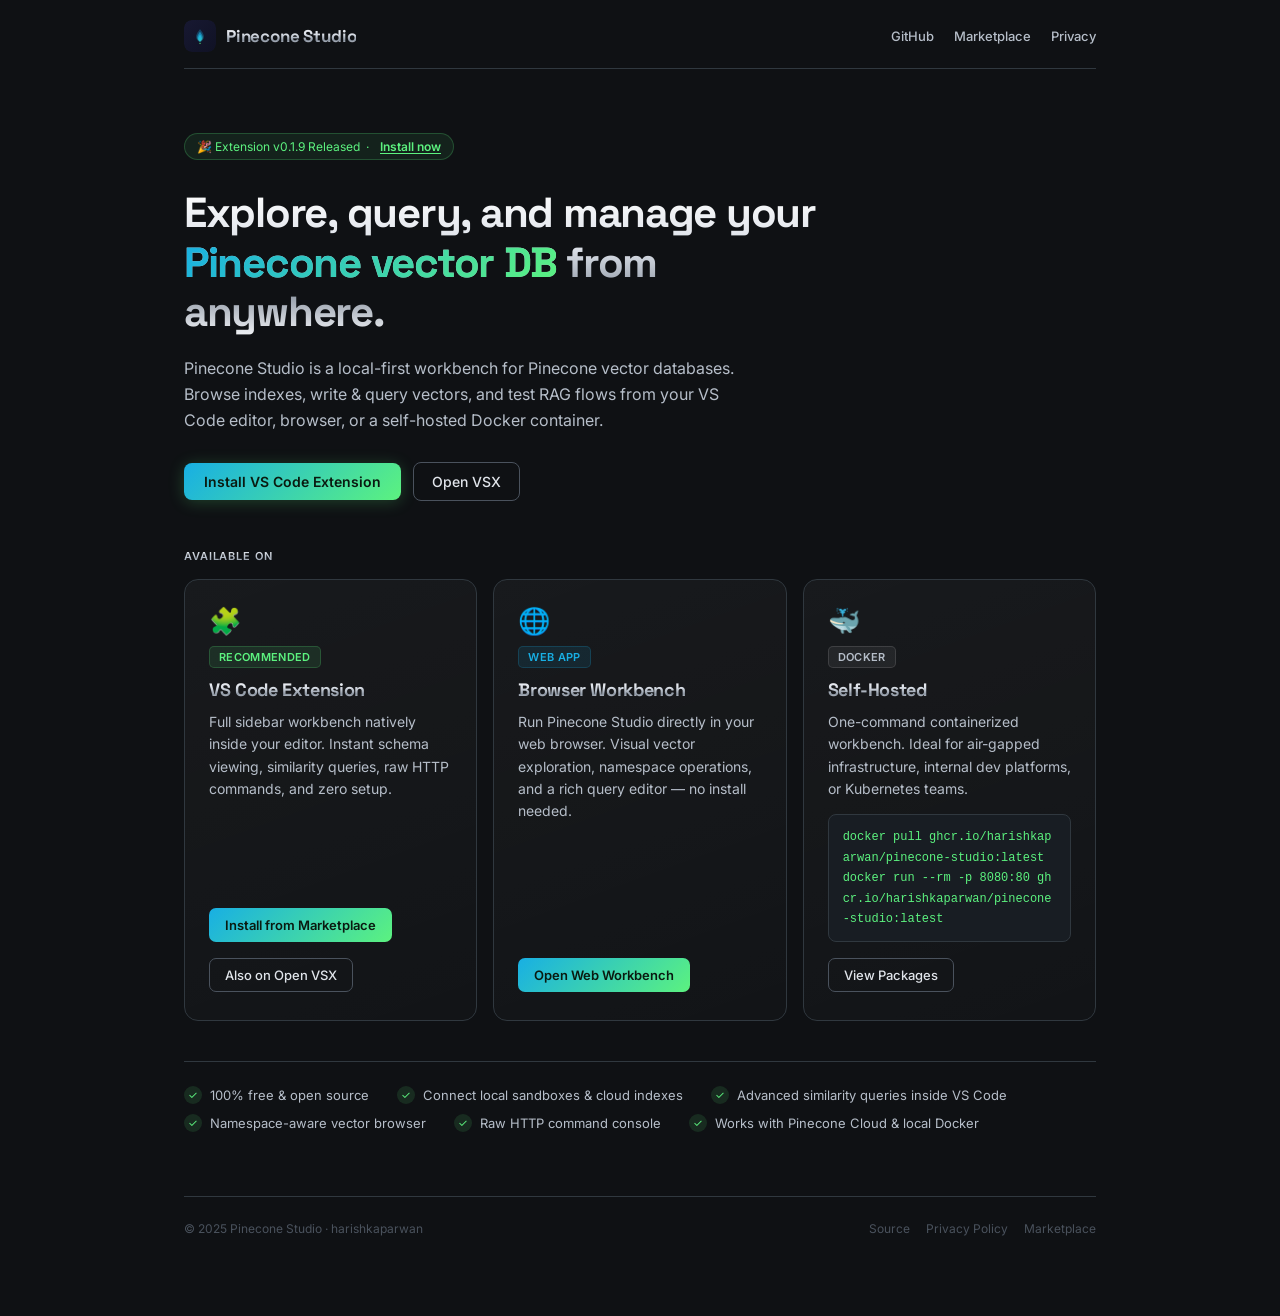
<file: index.html>
<!doctype html>
<html lang="en">
  <head>
    <meta charset="UTF-8" />
    <meta name="viewport" content="width=device-width, initial-scale=1.0" />
    <title>Pinecone Studio | Plugin Home</title>
    <meta name="description" content="Explore indexes, write vectors, and query similarity — in VS Code, a browser, or Docker." />
    <link rel="icon" type="image/svg+xml" href="public/favicon.svg" />
    <link rel="preconnect" href="https://fonts.googleapis.com" />
    <link rel="preconnect" href="https://fonts.gstatic.com" crossorigin />
    <link href="https://fonts.googleapis.com/css2?family=Space+Grotesk:wght@600;700&family=Inter:wght@400;500;600&display=swap" rel="stylesheet" />
    <style>
      :root {
        --bg: #0f1114;
        --chrome: #171a1f;
        --chrome-strong: #252a31;
        --surface: #1e2329;
        --surface-soft: #181d23;
        --line: #30383f;
        --line-strong: #4a525d;
        --text: #f4f6f8;
        --muted: #b6bec9;
        --muted-strong: #e1e5eb;
        --pine-start: #18afe4;
        --pine-end: #5cf27f;
        --pine-gradient: linear-gradient(135deg, #18afe4 0%, #5cf27f 100%);
        --metal-text: linear-gradient(180deg, #ffffff 0%, #d9dee6 42%, #8d96a3 70%, #f3f5f8 100%);
        --metal-muted: linear-gradient(180deg, #edf1f5 0%, #bac2cd 55%, #858f9d 100%);
      }

      *, *::before, *::after { box-sizing: border-box; margin: 0; padding: 0; }

      html, body {
        min-height: 100%;
        background: var(--bg);
        color: var(--text);
        font-family: Inter, ui-sans-serif, system-ui, -apple-system, sans-serif;
        -webkit-font-smoothing: antialiased;
        text-rendering: optimizeLegibility;
      }

      /* ── Layout ── */
      .site-wrap {
        max-width: 960px;
        margin: 0 auto;
        padding: 0 24px 80px;
      }

      /* ── Header ── */
      .site-header {
        display: flex;
        align-items: center;
        justify-content: space-between;
        padding: 20px 0 16px;
        border-bottom: 1px solid var(--line);
        gap: 16px;
      }

      .brand {
        display: flex;
        align-items: center;
        gap: 10px;
        text-decoration: none;
      }

      .logo-img {
        width: 32px;
        height: 32px;
        border-radius: 8px;
        flex-shrink: 0;
      }

      .brand-name {
        font-family: 'Space Grotesk', sans-serif;
        font-size: 17px;
        font-weight: 700;
        background: var(--metal-text);
        -webkit-background-clip: text;
        background-clip: text;
        color: transparent;
        text-shadow: none;
        letter-spacing: -0.01em;
      }

      .top-links {
        display: flex;
        align-items: center;
        gap: 20px;
        flex-shrink: 0;
      }

      .top-links a {
        color: var(--muted);
        font-size: 13px;
        font-weight: 500;
        text-decoration: none;
        transition: color 150ms;
      }

      .top-links a:hover { color: var(--text); }

      /* ── Hero ── */
      .hero {
        padding: 64px 0 48px;
        max-width: 680px;
      }

      .hero h1 {
        font-family: 'Space Grotesk', sans-serif;
        font-size: clamp(28px, 5vw, 42px);
        font-weight: 700;
        line-height: 1.18;
        letter-spacing: -0.03em;
        background: var(--metal-text);
        -webkit-background-clip: text;
        background-clip: text;
        color: transparent;
        margin-bottom: 18px;
      }

      .hero h1 .accent {
        background: var(--pine-gradient);
        -webkit-background-clip: text;
        background-clip: text;
        color: transparent;
      }

      .hero p {
        font-size: 16px;
        line-height: 1.65;
        color: var(--muted);
        margin-bottom: 28px;
        max-width: 560px;
      }

      .hero-actions {
        display: flex;
        align-items: center;
        gap: 12px;
        flex-wrap: wrap;
      }

      .btn-primary {
        display: inline-flex;
        align-items: center;
        gap: 7px;
        padding: 10px 20px;
        background: var(--pine-gradient);
        color: #0a1a10;
        font-size: 14px;
        font-weight: 600;
        border-radius: 8px;
        text-decoration: none;
        transition: opacity 150ms, transform 100ms;
        box-shadow: 0 2px 16px rgba(92, 242, 127, 0.22);
      }

      .btn-primary:hover { opacity: 0.88; transform: translateY(-1px); }

      .btn-ghost {
        display: inline-flex;
        align-items: center;
        gap: 7px;
        padding: 10px 18px;
        background: transparent;
        border: 1px solid var(--line-strong);
        color: var(--muted-strong);
        font-size: 14px;
        font-weight: 500;
        border-radius: 8px;
        text-decoration: none;
        transition: border-color 150ms, color 150ms;
      }

      .btn-ghost:hover { border-color: var(--muted); color: var(--text); }

      .release-badge {
        display: inline-flex;
        align-items: center;
        gap: 8px;
        padding: 5px 12px;
        background: rgba(92, 242, 127, 0.08);
        border: 1px solid rgba(92, 242, 127, 0.22);
        border-radius: 20px;
        font-size: 12px;
        color: #5cf27f;
        margin-bottom: 28px;
        width: fit-content;
      }

      .release-badge a { color: inherit; font-weight: 600; text-decoration: underline; text-underline-offset: 2px; }

      /* ── Cards grid ── */
      .grid {
        display: grid;
        grid-template-columns: repeat(auto-fit, minmax(260px, 1fr));
        gap: 16px;
        margin-bottom: 40px;
      }

      .card {
        background: linear-gradient(160deg, rgba(255,255,255,0.04), rgba(255,255,255,0.01));
        border: 1px solid var(--line);
        border-radius: 14px;
        padding: 28px 24px;
        display: flex;
        flex-direction: column;
        gap: 10px;
        transition: border-color 180ms, box-shadow 180ms;
      }

      .card:hover {
        border-color: var(--line-strong);
        box-shadow: 0 4px 32px rgba(24, 175, 228, 0.08);
      }

      .card-icon {
        font-size: 26px;
        line-height: 1;
        margin-bottom: 2px;
      }

      .card-badge {
        display: inline-flex;
        width: fit-content;
        padding: 3px 9px;
        border-radius: 5px;
        font-size: 11px;
        font-weight: 600;
        letter-spacing: 0.03em;
        text-transform: uppercase;
        background: rgba(92, 242, 127, 0.1);
        border: 1px solid rgba(92, 242, 127, 0.2);
        color: #5cf27f;
      }

      .card-badge.blue {
        background: rgba(24, 175, 228, 0.1);
        border-color: rgba(24, 175, 228, 0.2);
        color: #18afe4;
      }

      .card-badge.neutral {
        background: rgba(255, 255, 255, 0.06);
        border-color: rgba(255, 255, 255, 0.12);
        color: var(--muted);
      }

      .card h2 {
        font-family: 'Space Grotesk', sans-serif;
        font-size: 18px;
        font-weight: 700;
        background: var(--metal-text);
        -webkit-background-clip: text;
        background-clip: text;
        color: transparent;
        letter-spacing: -0.02em;
      }

      .card p {
        font-size: 14px;
        line-height: 1.6;
        color: var(--muted);
        flex: 1;
      }

      .card-cta {
        display: inline-flex;
        align-items: center;
        gap: 6px;
        padding: 9px 16px;
        background: var(--pine-gradient);
        color: #0a1a10;
        font-size: 13px;
        font-weight: 600;
        border-radius: 7px;
        text-decoration: none;
        width: fit-content;
        margin-top: 6px;
        transition: opacity 150ms;
      }

      .card-cta:hover { opacity: 0.85; }

      .card-cta.secondary {
        background: none;
        color: var(--muted-strong);
        border: 1px solid var(--line-strong);
        padding: 8px 15px;
        font-size: 13px;
        font-weight: 500;
      }

      .card-cta.secondary:hover { border-color: var(--muted); color: var(--text); }

      .code-box {
        background: var(--surface-soft);
        border: 1px solid var(--line);
        border-radius: 8px;
        padding: 12px 14px;
        font-family: 'SF Mono', 'Fira Code', 'Cascadia Code', monospace;
        font-size: 12px;
        line-height: 1.7;
        color: #5cf27f;
        word-break: break-all;
        margin-top: 4px;
      }

      /* ── Feature points ── */
      .features {
        display: flex;
        flex-wrap: wrap;
        gap: 10px 28px;
        padding: 24px 0 0;
        border-top: 1px solid var(--line);
      }

      .feature-item {
        display: flex;
        align-items: center;
        gap: 8px;
        font-size: 13px;
        color: var(--muted);
      }

      .feature-item .check {
        display: inline-flex;
        width: 18px;
        height: 18px;
        align-items: center;
        justify-content: center;
        background: rgba(92, 242, 127, 0.12);
        border-radius: 50%;
        color: #5cf27f;
        font-size: 11px;
        flex-shrink: 0;
      }

      /* ── Section divider ── */
      .section-label {
        font-size: 11px;
        font-weight: 600;
        letter-spacing: 0.08em;
        text-transform: uppercase;
        background: var(--metal-muted);
        -webkit-background-clip: text;
        background-clip: text;
        color: transparent;
        margin-bottom: 16px;
      }

      /* ── Footer ── */
      .site-footer {
        margin-top: 64px;
        padding-top: 24px;
        border-top: 1px solid var(--line);
        display: flex;
        align-items: center;
        justify-content: space-between;
        flex-wrap: wrap;
        gap: 12px;
      }

      .site-footer p {
        font-size: 12px;
        color: var(--line-strong);
      }

      .site-footer nav {
        display: flex;
        gap: 16px;
      }

      .site-footer a {
        font-size: 12px;
        color: var(--line-strong);
        text-decoration: none;
        transition: color 150ms;
      }

      .site-footer a:hover { color: var(--muted); }

      @media (max-width: 540px) {
        .site-header { flex-wrap: wrap; }
        .hero { padding: 40px 0 32px; }
        .grid { grid-template-columns: 1fr; }
        .hero-actions { flex-direction: column; align-items: flex-start; }
      }
    </style>
  </head>
  <body>
    <main class="site-wrap">

      <header class="site-header">
        <a class="brand" href="/">
          <img class="logo-img" src="public/pinecone-studio-logo.svg" alt="" aria-hidden="true" />
          <span class="brand-name">Pinecone Studio</span>
        </a>
        <nav class="top-links" aria-label="Primary links">
          <a href="https://github.com/harishkaparwan/pinecone-studio-web" target="_blank" rel="noopener noreferrer">GitHub</a>
          <a href="https://marketplace.visualstudio.com/items?itemName=harishkaparwan.pinecone-studio" target="_blank" rel="noopener noreferrer">Marketplace</a>
          <a href="public/policy/privacy.html">Privacy</a>
        </nav>
      </header>

      <section class="hero">
        <div class="release-badge">
          🎉 Extension v0.1.9 Released &nbsp;·&nbsp;
          <a href="https://marketplace.visualstudio.com/items?itemName=harishkaparwan.pinecone-studio" target="_blank" rel="noopener noreferrer">Install now</a>
        </div>
        <h1>Explore, query, and manage your <span class="accent">Pinecone vector DB</span> from anywhere.</h1>
        <p>Pinecone Studio is a local-first workbench for Pinecone vector databases. Browse indexes, write &amp; query vectors, and test RAG flows from your VS Code editor, browser, or a self-hosted Docker container.</p>
        <div class="hero-actions">
          <a class="btn-primary" href="https://marketplace.visualstudio.com/items?itemName=harishkaparwan.pinecone-studio" target="_blank" rel="noopener noreferrer">
            Install VS Code Extension
          </a>
          <a class="btn-ghost" href="https://open-vsx.org/extension/harishkaparwan/pinecone-studio" target="_blank" rel="noopener noreferrer">
            Open VSX
          </a>
        </div>
      </section>

      <p class="section-label">Available on</p>
      <div class="grid" aria-label="Product options">

        <article class="card">
          <div class="card-icon">🧩</div>
          <div class="card-badge">Recommended</div>
          <h2>VS Code Extension</h2>
          <p>Full sidebar workbench natively inside your editor. Instant schema viewing, similarity queries, raw HTTP commands, and zero setup.</p>
          <a class="card-cta" href="https://marketplace.visualstudio.com/items?itemName=harishkaparwan.pinecone-studio" target="_blank" rel="noopener noreferrer">
            Install from Marketplace
          </a>
          <a class="card-cta secondary" href="https://open-vsx.org/extension/harishkaparwan/pinecone-studio" target="_blank" rel="noopener noreferrer">
            Also on Open VSX
          </a>
        </article>

        <article class="card">
          <div class="card-icon">🌐</div>
          <div class="card-badge blue">Web App</div>
          <h2>Browser Workbench</h2>
          <p>Run Pinecone Studio directly in your web browser. Visual vector exploration, namespace operations, and a rich query editor — no install needed.</p>
          <a class="card-cta" href="app/" target="_blank" rel="noopener noreferrer">
            Open Web Workbench
          </a>
        </article>

        <article class="card">
          <div class="card-icon">🐳</div>
          <div class="card-badge neutral">Docker</div>
          <h2>Self-Hosted</h2>
          <p>One-command containerized workbench. Ideal for air-gapped infrastructure, internal dev platforms, or Kubernetes teams.</p>
          <div class="code-box">
            docker pull ghcr.io/harishkaparwan/pinecone-studio:latest<br />
            docker run --rm -p 8080:80 ghcr.io/harishkaparwan/pinecone-studio:latest
          </div>
          <a class="card-cta secondary" href="https://github.com/users/harishkaparwan/packages/container/package/pinecone-studio" target="_blank" rel="noopener noreferrer">
            View Packages
          </a>
        </article>

      </div>

      <div class="features" aria-label="Highlights">
        <div class="feature-item"><span class="check">✓</span> 100% free &amp; open source</div>
        <div class="feature-item"><span class="check">✓</span> Connect local sandboxes &amp; cloud indexes</div>
        <div class="feature-item"><span class="check">✓</span> Advanced similarity queries inside VS Code</div>
        <div class="feature-item"><span class="check">✓</span> Namespace-aware vector browser</div>
        <div class="feature-item"><span class="check">✓</span> Raw HTTP command console</div>
        <div class="feature-item"><span class="check">✓</span> Works with Pinecone Cloud &amp; local Docker</div>
      </div>

      <footer class="site-footer">
        <p>© 2025 Pinecone Studio · harishkaparwan</p>
        <nav>
          <a href="https://github.com/harishkaparwan/pinecone-studio-web" target="_blank" rel="noopener noreferrer">Source</a>
          <a href="public/policy/privacy.html">Privacy Policy</a>
          <a href="https://marketplace.visualstudio.com/items?itemName=harishkaparwan.pinecone-studio" target="_blank" rel="noopener noreferrer">Marketplace</a>
        </nav>
      </footer>

    </main>
  </body>
</html>
</file>
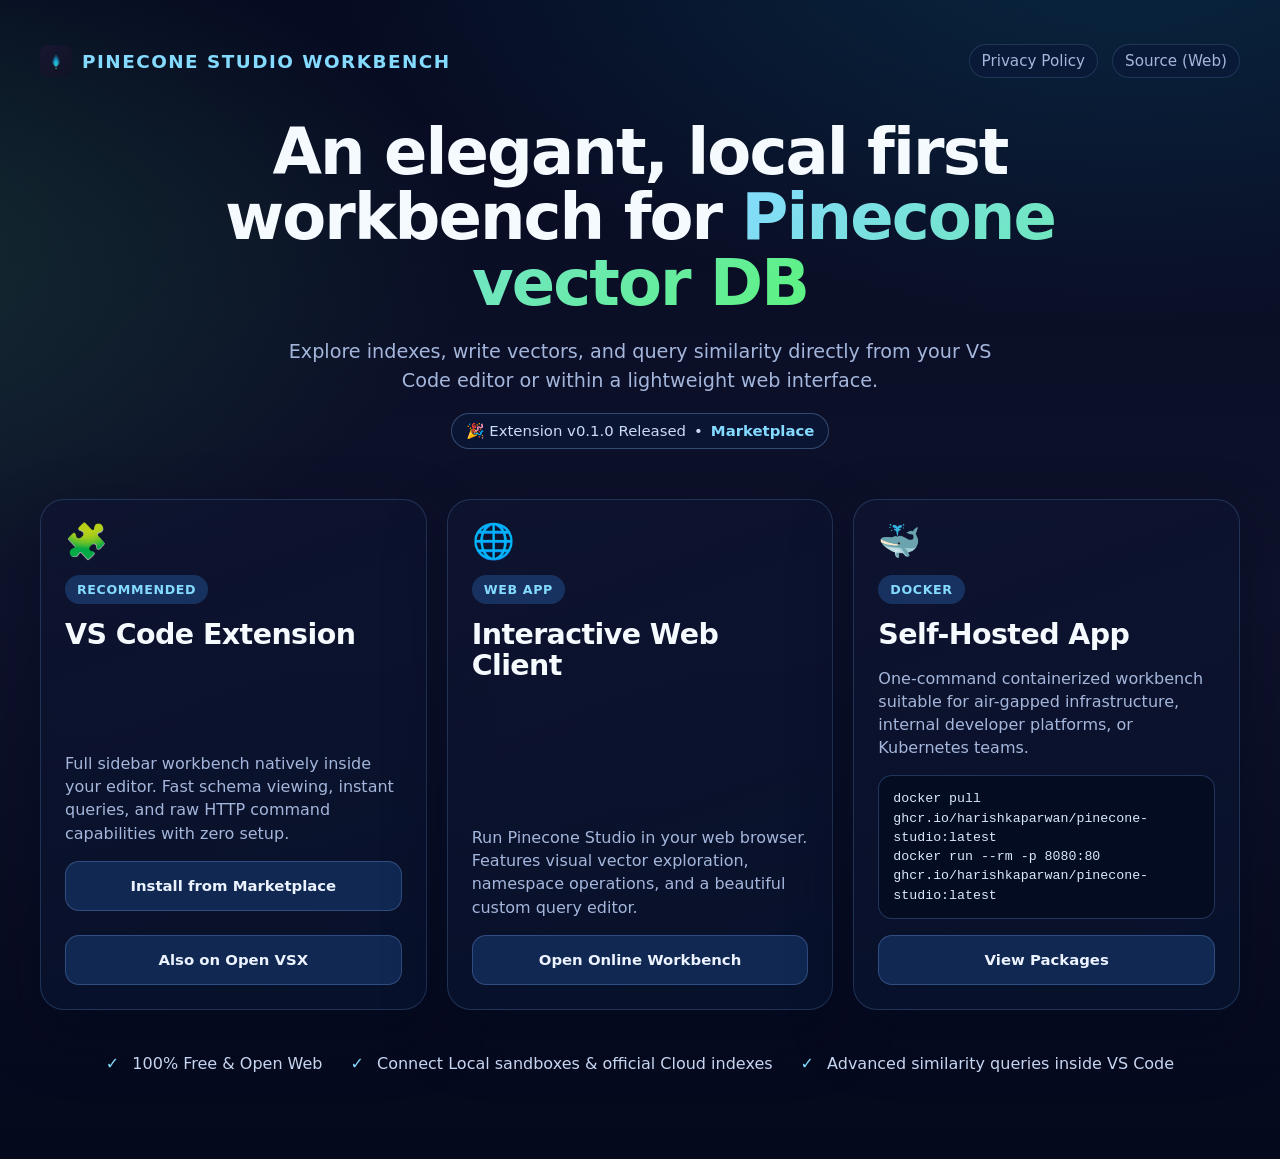
<file: public/webpage/index.html>
<!doctype html>
<html lang="en">
  <head>
    <meta charset="UTF-8" />
    <meta name="viewport" content="width=device-width, initial-scale=1.0" />
    <title>Pinecone Studio | Plugin Home</title>
    <link rel="icon" type="image/svg+xml" href="../favicon.svg" />
    <link rel="stylesheet" href="theme.css" />
  </head>
  <body>
    <main class="site-wrap">
      <header class="site-header">
        <div class="brand">
          <img class="logo-img" src="../pinecone-studio-logo.svg" alt="" aria-hidden="true" />
          <span>Pinecone Studio Workbench</span>
        </div>
        <nav class="top-links" aria-label="Primary links">
          <a href="../policy/privacy.html">Privacy Policy</a>
          <a href="https://github.com/harishkaparwan/pinecone-studio-web" target="_blank" rel="noopener noreferrer">Source (Web)</a>
        </nav>
      </header>

      <section class="hero">
        <h1>An elegant, local first workbench for <span>Pinecone vector DB</span></h1>
        <p>Explore indexes, write vectors, and query similarity directly from your VS Code editor or within a lightweight web interface.</p>
        <div class="release-pill">
          <span>🎉 Extension v0.1.0 Released</span> • <a href="https://marketplace.visualstudio.com/items?itemName=harishkaparwan.pinecone-studio" target="_blank" rel="noopener noreferrer">Marketplace</a>
        </div>
      </section>

      <section class="grid" aria-label="Product options">
        <!-- Option 1: VS Code Extension -->
        <article class="card">
          <div class="icon" aria-hidden="true">🧩</div>
          <div class="badge">Recommended</div>
          <h2>VS Code Extension</h2>
          <p>Full sidebar workbench natively inside your editor. Fast schema viewing, instant queries, and raw HTTP command capabilities with zero setup.</p>
          <a class="cta" href="https://marketplace.visualstudio.com/items?itemName=harishkaparwan.pinecone-studio" target="_blank" rel="noopener noreferrer">Install from Marketplace</a>
          <a class="sub-link" href="https://open-vsx.org/extension/harishkaparwan/pinecone-studio" target="_blank" rel="noopener noreferrer">Also on Open VSX</a>
        </article>

        <!-- Option 2: Browser Webpage workbench details -->
        <article class="card">
          <div class="icon" aria-hidden="true">🌐</div>
          <div class="badge">Web App</div>
          <h2>Interactive Web Client</h2>
          <p>Run Pinecone Studio in your web browser. Features visual vector exploration, namespace operations, and a beautiful custom query editor.</p>
          <a class="cta" href="https://harishkaparwan.github.io/pinecone-studio-web/" target="_blank" rel="noopener noreferrer">Open Online Workbench</a>
        </article>

        <!-- Option 3: Local Self-Hosted -->
        <article class="card">
          <div class="icon" aria-hidden="true">🐳</div>
          <div class="badge">Docker</div>
          <h2>Self-Hosted App</h2>
          <p>One-command containerized workbench suitable for air-gapped infrastructure, internal developer platforms, or Kubernetes teams.</p>
          <div class="code-box">docker pull ghcr.io/harishkaparwan/pinecone-studio:latest<br />docker run --rm -p 8080:80 ghcr.io/harishkaparwan/pinecone-studio:latest</div>
          <a class="docker-link" href="https://github.com/users/harishkaparwan/packages/container/package/pinecone-studio" target="_blank" rel="noopener noreferrer">View Packages</a>
        </article>
      </section>

      <div class="points" aria-label="Highlights">
        <div><span>✓</span> 100% Free &amp; Open Web</div>
        <div><span>✓</span> Connect Local sandboxes &amp; official Cloud indexes</div>
        <div><span>✓</span> Advanced similarity queries inside VS Code</div>
      </div>
    </main>
  </body>
</html>
</file>
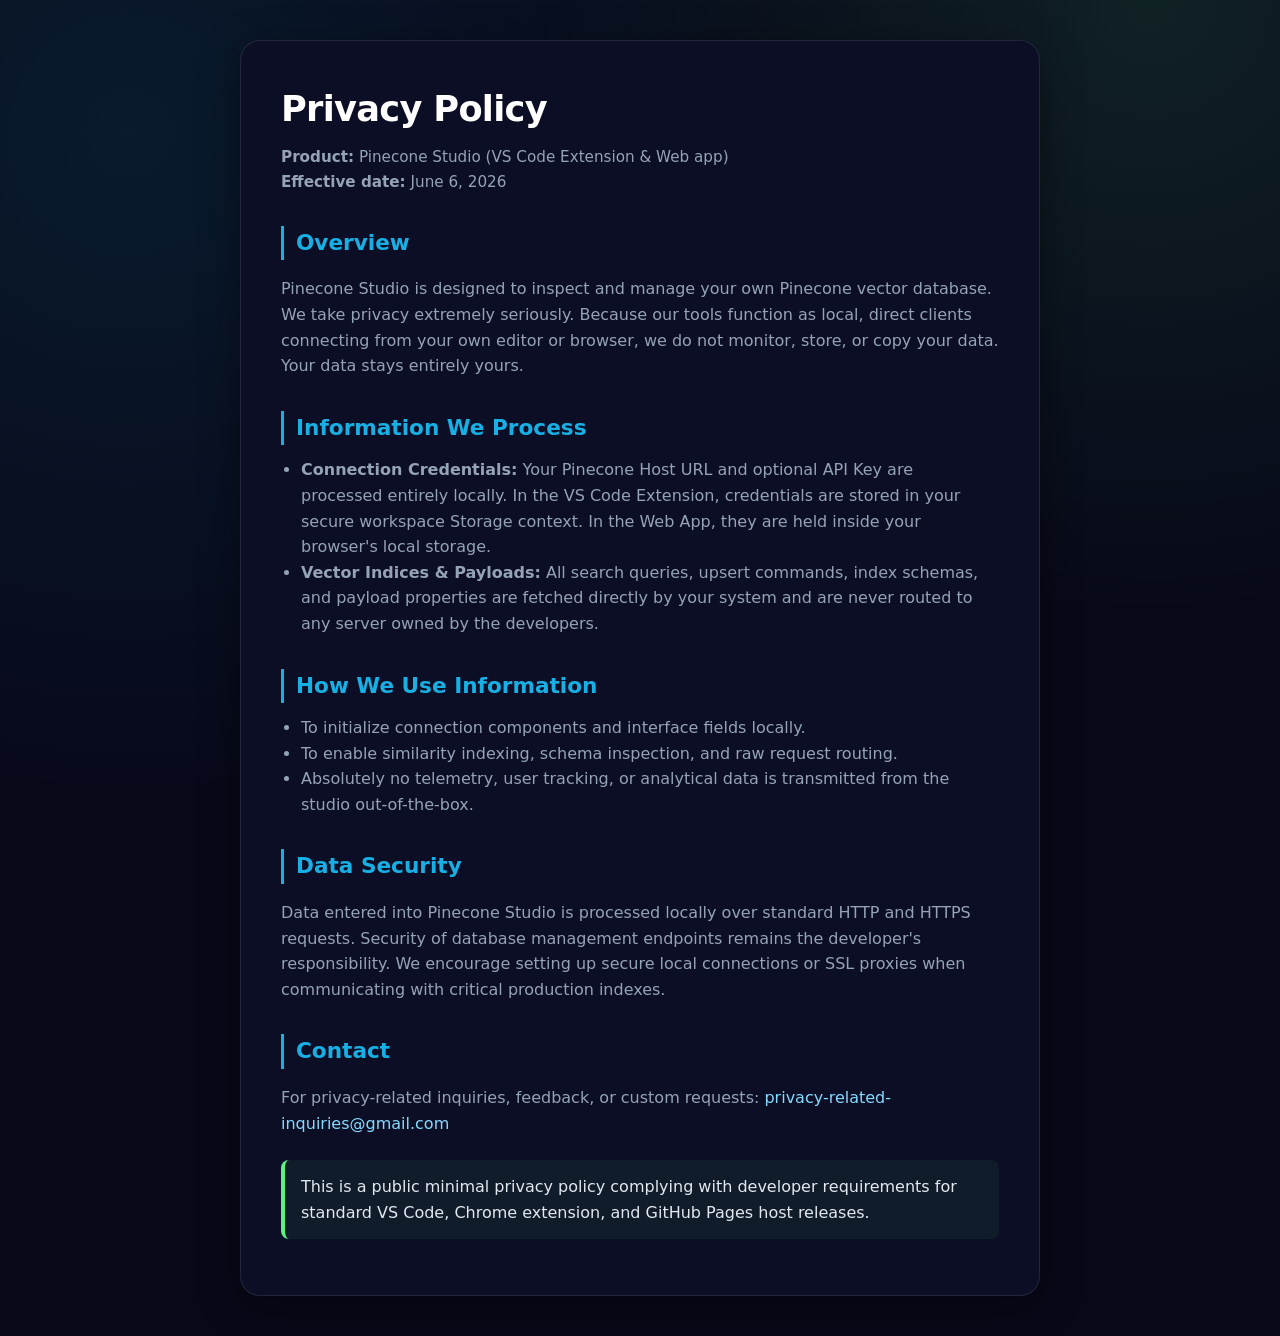
<file: public/policy/privacy.html>
<!doctype html>
<html lang="en">
<head>
  <meta charset="utf-8" />
  <meta name="viewport" content="width=device-width, initial-scale=1" />
  <title>Privacy Policy | Pinecone Studio</title>
  <meta name="description" content="Privacy Policy for Pinecone Studio extension and workbench" />
  <style>
    :root {
      --bg: #070919;
      --card: #0c0e25;
      --text: #e2e8f0;
      --muted: #94a3b8;
      --border: rgba(148, 163, 184, 0.16);
      --accent: #18afe4;
      --accent-soft: #84dbff;
    }

    * { box-sizing: border-box; }

    body {
      margin: 0;
      font-family: system-ui, -apple-system, BlinkMacSystemFont, "Segoe UI", Roboto, sans-serif;
      background:
        radial-gradient(circle at 10% 10%, rgba(24, 180, 220, 0.1) 0%, transparent 40%),
        radial-gradient(circle at 90% 0%, rgba(92, 242, 127, 0.1) 0%, transparent 35%),
        var(--bg);
      color: var(--text);
      line-height: 1.6;
      padding: 40px 20px;
    }

    main {
      max-width: 800px;
      margin: 0 auto;
      background: var(--card);
      border: 1px solid var(--border);
      border-radius: 20px;
      padding: 40px;
      box-shadow: 0 10px 40px rgba(0, 0, 0, 0.4);
    }

    h1 {
      margin-top: 0;
      margin-bottom: 8px;
      font-size: 2.2rem;
      letter-spacing: -0.02em;
      color: #fff;
    }

    h2 {
      margin-top: 32px;
      margin-bottom: 12px;
      font-size: 1.35rem;
      color: var(--accent);
      border-left: 3px solid var(--accent);
      padding-left: 12px;
    }

    p, li {
      color: var(--muted);
      font-size: 1rem;
    }

    ul {
      margin-top: 8px;
      padding-left: 20px;
    }

    .meta {
      margin: 0;
      color: var(--muted);
      font-size: 0.95rem;
    }

    .note {
      margin-top: 24px;
      padding: 14px 16px;
      border-left: 4px solid #5cf27f;
      background: rgba(92, 242, 127, 0.06);
      border-radius: 8px;
      color: var(--text);
    }

    a {
      color: var(--accent-soft);
      text-decoration: none;
    }
    
    a:hover {
      text-decoration: underline;
    }

    @media (max-width: 640px) {
      body { padding: 16px 10px; }
      main { padding: 24px; }
      h1 { font-size: 1.8rem; }
    }
  </style>
</head>
<body>
  <main>
    <h1>Privacy Policy</h1>
    <p class="meta"><strong>Product:</strong> Pinecone Studio (VS Code Extension &amp; Web app)</p>
    <p class="meta"><strong>Effective date:</strong> June 6, 2026</p>

    <h2>Overview</h2>
    <p>
      Pinecone Studio is designed to inspect and manage your own Pinecone vector database. We take privacy extremely seriously. Because our tools function as local, direct clients connecting from your own editor or browser, we do not monitor, store, or copy your data. Your data stays entirely yours.
    </p>

    <h2>Information We Process</h2>
    <ul>
      <li><strong>Connection Credentials:</strong> Your Pinecone Host URL and optional API Key are processed entirely locally. In the VS Code Extension, credentials are stored in your secure workspace Storage context. In the Web App, they are held inside your browser's local storage.</li>
      <li><strong>Vector Indices &amp; Payloads:</strong> All search queries, upsert commands, index schemas, and payload properties are fetched directly by your system and are never routed to any server owned by the developers.</li>
    </ul>

    <h2>How We Use Information</h2>
    <ul>
      <li>To initialize connection components and interface fields locally.</li>
      <li>To enable similarity indexing, schema inspection, and raw request routing.</li>
      <li>Absolutely no telemetry, user tracking, or analytical data is transmitted from the studio out-of-the-box.</li>
    </ul>

    <h2>Data Security</h2>
    <p>
      Data entered into Pinecone Studio is processed locally over standard HTTP and HTTPS requests. Security of database management endpoints remains the developer's responsibility. We encourage setting up secure local connections or SSL proxies when communicating with critical production indexes.
    </p>

    <h2>Contact</h2>
    <p>
      For privacy-related inquiries, feedback, or custom requests:
      <a href="mailto:privacy-related-inquiries@gmail.com">privacy-related-inquiries@gmail.com</a>
    </p>

    <p class="note">
      This is a public minimal privacy policy complying with developer requirements for standard VS Code, Chrome extension, and GitHub Pages host releases.
    </p>
  </main>
</body>
</html>
</file>
<file: public/webpage/theme.css>
:root {
  --bg-1: #060b21;
  --bg-2: #0e122b;
  --panel: rgba(15, 20, 48, 0.76);
  --panel-border: rgba(110, 168, 235, 0.22);
  --text: #ecf3ff;
  --muted: #a4b6db;
  --headline: #f5faff;
  --accent: #18afe4;
  --accent-soft: #84dbff;
  --btn: rgba(18, 45, 90, 0.85);
  --btn-hover: rgba(30, 68, 128, 0.95);
}

* {
  box-sizing: border-box;
}

body {
  margin: 0;
  font-family: "Space Grotesk", "Manrope", "Segoe UI", system-ui, sans-serif;
  color: var(--text);
  background:
    radial-gradient(82rem 42rem at 88% -8%, rgba(24, 180, 220, 0.18), transparent 62%),
    radial-gradient(76rem 38rem at -18% 22%, rgba(92, 242, 127, 0.15), transparent 58%),
    linear-gradient(180deg, var(--bg-1) 0%, var(--bg-2) 52%, #04091c 100%);
  min-height: 100vh;
}

.site-wrap {
  width: min(1200px, 94vw);
  margin: 0 auto;
  padding: 44px 0 86px;
}

.site-header {
  display: flex;
  align-items: center;
  justify-content: space-between;
  gap: 18px;
  margin-bottom: 42px;
}

.brand {
  font-size: 1.15rem;
  letter-spacing: 0.08em;
  text-transform: uppercase;
  color: var(--accent-soft);
  font-weight: 700;
  display: flex;
  align-items: center;
  gap: 10px;
}

.brand .logo-img {
  width: 32px;
  height: 32px;
}

.top-links {
  display: flex;
  gap: 14px;
  flex-wrap: wrap;
}

.top-links a {
  color: var(--muted);
  text-decoration: none;
  font-size: 0.95rem;
  border: 1px solid rgba(125, 168, 221, 0.2);
  border-radius: 999px;
  padding: 7px 12px;
  background: rgba(10, 24, 58, 0.6);
  transition: all 0.15s ease-in-out;
}

.top-links a:hover {
  color: var(--text);
  border-color: rgba(125, 168, 221, 0.36);
  background: rgba(15, 36, 80, 0.8);
}

.hero {
  text-align: center;
  max-width: 900px;
  margin: 0 auto 50px;
}

.hero h1 {
  margin: 0;
  font-size: clamp(2rem, 5vw, 4.6rem);
  line-height: 1.02;
  letter-spacing: -0.03em;
  color: var(--headline);
  font-weight: 800;
}

.hero h1 span {
  background: linear-gradient(135deg, var(--accent-soft), #5cf27f);
  -webkit-background-clip: text;
  -webkit-text-fill-color: transparent;
}

.hero p {
  margin: 22px auto 0;
  max-width: 740px;
  color: var(--muted);
  font-size: clamp(1rem, 1.5vw, 1.34rem);
  line-height: 1.5;
}

.release-pill {
  margin: 18px auto 0;
  display: inline-flex;
  align-items: center;
  gap: 8px;
  border-radius: 999px;
  border: 1px solid rgba(125, 168, 221, 0.36);
  padding: 8px 14px;
  color: #ccdbf5;
  background: rgba(10, 24, 58, 0.72);
  font-size: 0.93rem;
}

.release-pill a {
  color: var(--accent-soft);
  text-decoration: none;
  font-weight: 700;
}

.grid {
  display: grid;
  grid-template-columns: repeat(3, minmax(0, 1fr));
  gap: 20px;
}

.card {
  display: grid;
  grid-template-rows: auto auto 1fr auto;
  gap: 16px;
  min-height: 400px;
  border-radius: 24px;
  padding: 24px;
  border: 1px solid var(--panel-border);
  background: linear-gradient(160deg, var(--panel), rgba(8, 18, 44, 0.9));
  box-shadow: 0 24px 62px rgba(2, 10, 30, 0.44);
}

.icon {
  font-size: 2.15rem;
  line-height: 1;
}

.badge {
  justify-self: start;
  border-radius: 999px;
  padding: 7px 12px;
  color: var(--accent-soft);
  background: rgba(30, 68, 124, 0.64);
  font-size: 0.79rem;
  font-weight: 700;
  text-transform: uppercase;
  letter-spacing: 0.05em;
}

.card h2 {
  margin: 0;
  font-size: 1.78rem;
  line-height: 1.08;
  letter-spacing: -0.02em;
  color: var(--headline);
}

.card p {
  margin: 0;
  color: var(--muted);
  font-size: 1rem;
  line-height: 1.45;
}

.cta,
.sub-link,
.download-btn,
.docker-link {
  display: inline-flex;
  align-items: center;
  justify-content: center;
  min-height: 50px;
  border-radius: 14px;
  border: 1px solid rgba(112, 149, 221, 0.34);
  background: var(--btn);
  color: #ecf3ff;
  text-decoration: none;
  font-size: 0.93rem;
  font-weight: 700;
  padding: 0 14px;
  width: 100%;
  transition: all 0.15s ease-in-out;
}

.cta:hover,
.sub-link:hover,
.download-btn:hover,
.docker-link:hover {
  background: var(--btn-hover);
  border-color: var(--accent);
}

.sub-link {
  margin-top: 8px;
  font-weight: 600;
}

.platform-label {
  margin: 2px 0 8px;
  font-size: 0.78rem;
  color: #8da5d0;
  text-transform: uppercase;
  letter-spacing: 0.08em;
  font-weight: 700;
}

.download-btn {
  margin-bottom: 8px;
}

.empty-state {
  margin: 0 0 10px;
  color: #93a7cb;
  font-size: 0.92rem;
}

.code-box {
  border: 1px solid rgba(88, 128, 205, 0.35);
  border-radius: 14px;
  padding: 13px 14px;
  color: #dbe8ff;
  background: rgba(3, 12, 32, 0.84);
  font-family: "IBM Plex Mono", "JetBrains Mono", "SFMono-Regular", Menlo, monospace;
  font-size: 0.83rem;
  line-height: 1.45;
}

.points {
  margin: 44px 0 0;
  display: flex;
  flex-wrap: wrap;
  justify-content: center;
  gap: 12px 28px;
  color: #c7d6f1;
  font-size: 1rem;
}

.points span {
  color: var(--accent-soft);
  margin-right: 8px;
}

@media (max-width: 1100px) {
  .grid {
    grid-template-columns: repeat(2, minmax(0, 1fr));
  }
}

@media (max-width: 720px) {
  .site-wrap {
    width: min(680px, 92vw);
    padding: 28px 0 58px;
  }

  .site-header {
    flex-direction: column;
    align-items: flex-start;
    margin-bottom: 24px;
  }

  .hero {
    text-align: left;
    margin-bottom: 26px;
  }

  .hero h1 {
    line-height: 1.04;
  }

  .hero p {
    margin-left: 0;
  }

  .grid {
    grid-template-columns: 1fr;
    gap: 14px;
  }

  .card {
    min-height: 0;
    border-radius: 18px;
    padding: 20px 16px;
  }

  .points {
    justify-content: flex-start;
    margin-top: 24px;
    font-size: 0.96rem;
  }
}
</file>
